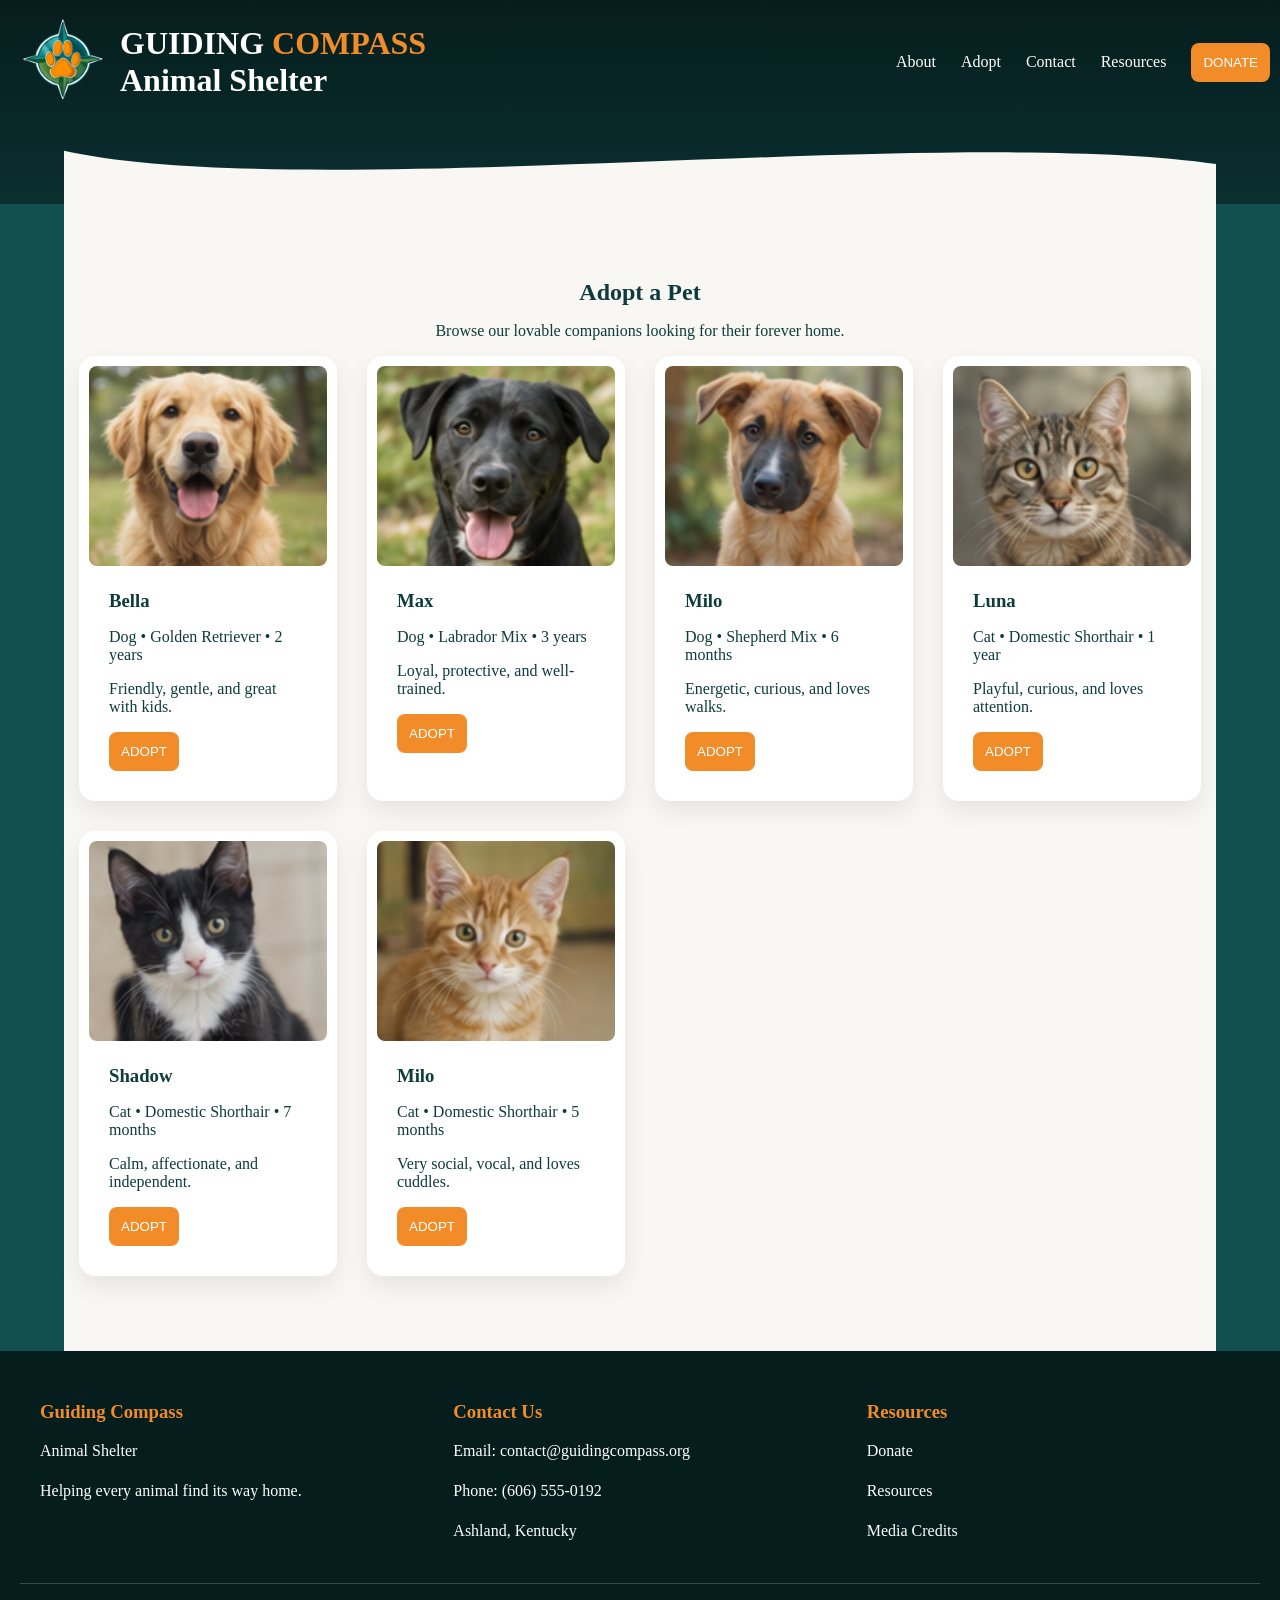
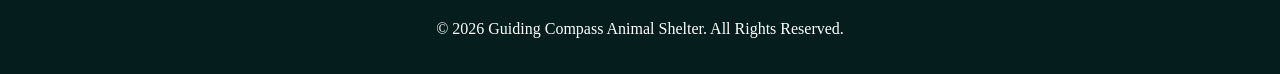
<file: adopt.html>
<!DOCTYPE html>
<!-- 
    Student Name: Caitlin Heird
    File Name: adopt.html
    Date: 05/06/2026
-->
<html lang="en">
<head>
    <title>Guiding Compass: Home</title>
    <meta name="viewport" content="width=device-width, initial-scale=1.0" charset="utf-8">
    <link rel="stylesheet" href="css/styles.css">
    <link rel="preconnect" href="https://fonts.googleapis.com">
    <link rel="preconnect" href="https://fonts.gstatic.com" crossorigin>
    <link href="https://fonts.googleapis.com/css2?family=Capriola&family=Nunito:ital,wght@0,200..1000;1,200..1000&display=swap" rel="stylesheet">
</head>

<body>
<header class="navbar">
  <div class="logo">
    <a href="index.html"><img src="images/GuidingCompass_logo.png" alt="Logo"></a>
    <div>
      <h1><b>GUIDING <span>COMPASS</span></b></h1>
      <h1>Animal Shelter</h1>
    </div>
  </div>
  <div class="hamburger" id="hamburger">☰</div>
  <nav id="nav-menu">
    <a href="index.html">About</a>
    <a href="adopt.html">Adopt</a>
    <a href="contact.html">Contact</a>
    <a href="resources.html">Resources</a>
    <a href="donate.html"><button class="secondary">DONATE</button></a>
  </nav>
</header>


<!-- WAVE DIVIDER -->
    <div class="wave-divider">
        <svg viewBox="0 0 1440 120" preserveAspectRatio="none">
        <path d="M0,40 C300,120 1100,0 1440,60 L1440,120 L0,120 Z"></path>
         </svg>
    </div>

<!-- Main Content BEGINS / HEADER Ends -->
 
    <main>
      <div class="cont-hold">
        <section class="adopt-section">
          <h2>Adopt a Pet</h2>
          <p>Browse our lovable companions looking for their forever home.</p>

          <div class="pet-grid">

            <div class="pet-card">
              <img src="images/dog1.png" alt="Golden Retriever named Bella">
              <div class="card-content">
                <h3>Bella</h3>
                <p>Dog • Golden Retriever • 2 years</p>
                <p>Friendly, gentle, and great with kids.</p>
                <a href="contact.html"><button class="secondary">ADOPT</button></a>
              </div>
            </div>

            <div class="pet-card">
              <img src="images/dog2.png" alt="German Shepherd named Rex">
              <div class="card-content">
                <h3>Max</h3>
                <p>Dog • Labrador Mix • 3 years</p>
                <p>Loyal, protective, and well-trained.</p>
                <a href="contact.html"><button class="secondary">ADOPT</button></a>
              </div>
            </div>

            <div class="pet-card">
              <img src="images/dog3.png" alt="Beagle named Max">
              <div class="card-content">
                <h3>Milo</h3>
                <p>Dog • Shepherd Mix • 6 months</p>
                <p>Energetic, curious, and loves walks.</p>
                <a href="contact.html"><button class="secondary">ADOPT</button></a>
              </div>
            </div>

            <div class="pet-card">
              <img src="images/cat1.png" alt="Tabby cat named Luna">
              <div class="card-content">
                <h3>Luna</h3>
                <p>Cat • Domestic Shorthair • 1 year</p>
                <p>Playful, curious, and loves attention.</p>
                <a href="contact.html"><button class="secondary">ADOPT</button></a>
              </div>
            </div>

            <div class="pet-card">
              <img src="images/cat2.png" alt="Black cat named Shadow">
              <div class="card-content">
                <h3>Shadow</h3>
                <p>Cat • Domestic Shorthair • 7 months</p>
                <p>Calm, affectionate, and independent.</p>
                <a href="contact.html"><button class="secondary">ADOPT</button></a>
              </div>
            </div>

            <div class="pet-card">
              <img src="images/cat3.png" alt="Orange cat named Milo">
              <div class="card-content">
                <h3>Milo</h3>
                <p>Cat • Domestic Shorthair • 5 months </p>
                <p>Very social, vocal, and loves cuddles.</p>
                <a href="contact.html"><button class="secondary">ADOPT</button></a>
              </div>
            </div>
          </div>
        </section>
      </div>

    </main>

<!-- FOOTER BEGINS -->

<footer class="footer">
  <div class="footer-container">

    <!-- Shelter Info -->
    <div class="footer-section">
      <h3>Guiding Compass</h3>
      <p>Animal Shelter</p>
      <p>Helping every animal find its way home.</p>
    </div>

    <!-- Contact Info -->
    <div class="footer-section">
      <h3>Contact Us</h3>

      <p>
        Email:
        <a href="mailto:contact@guidingcompass.org">
          contact@guidingcompass.org
        </a>
      </p>

      <p>
        Phone:
        <a href="tel:16065550192">
          (606) 555-0192
        </a>
      </p>

      <p>
        Ashland, Kentucky
      </p>
    </div>

    <!-- Quick Links -->
    <div class="footer-section">
      <h3>Resources</h3>
      <p><a href="donate.html">Donate</a></p>
      <p><a href="resources.html">Resources</a></p>
      <p><a href="credits.html">Media Credits</a></p>
    </div>

  </div>

  <!-- Bottom Bar -->
  <div class="footer-bottom">
    <p>
      © 2026 Guiding Compass Animal Shelter. All Rights Reserved.
    </p>
  </div>
</footer>

<script src="scripts/script.js"></script>
</body>
</html>
</file>
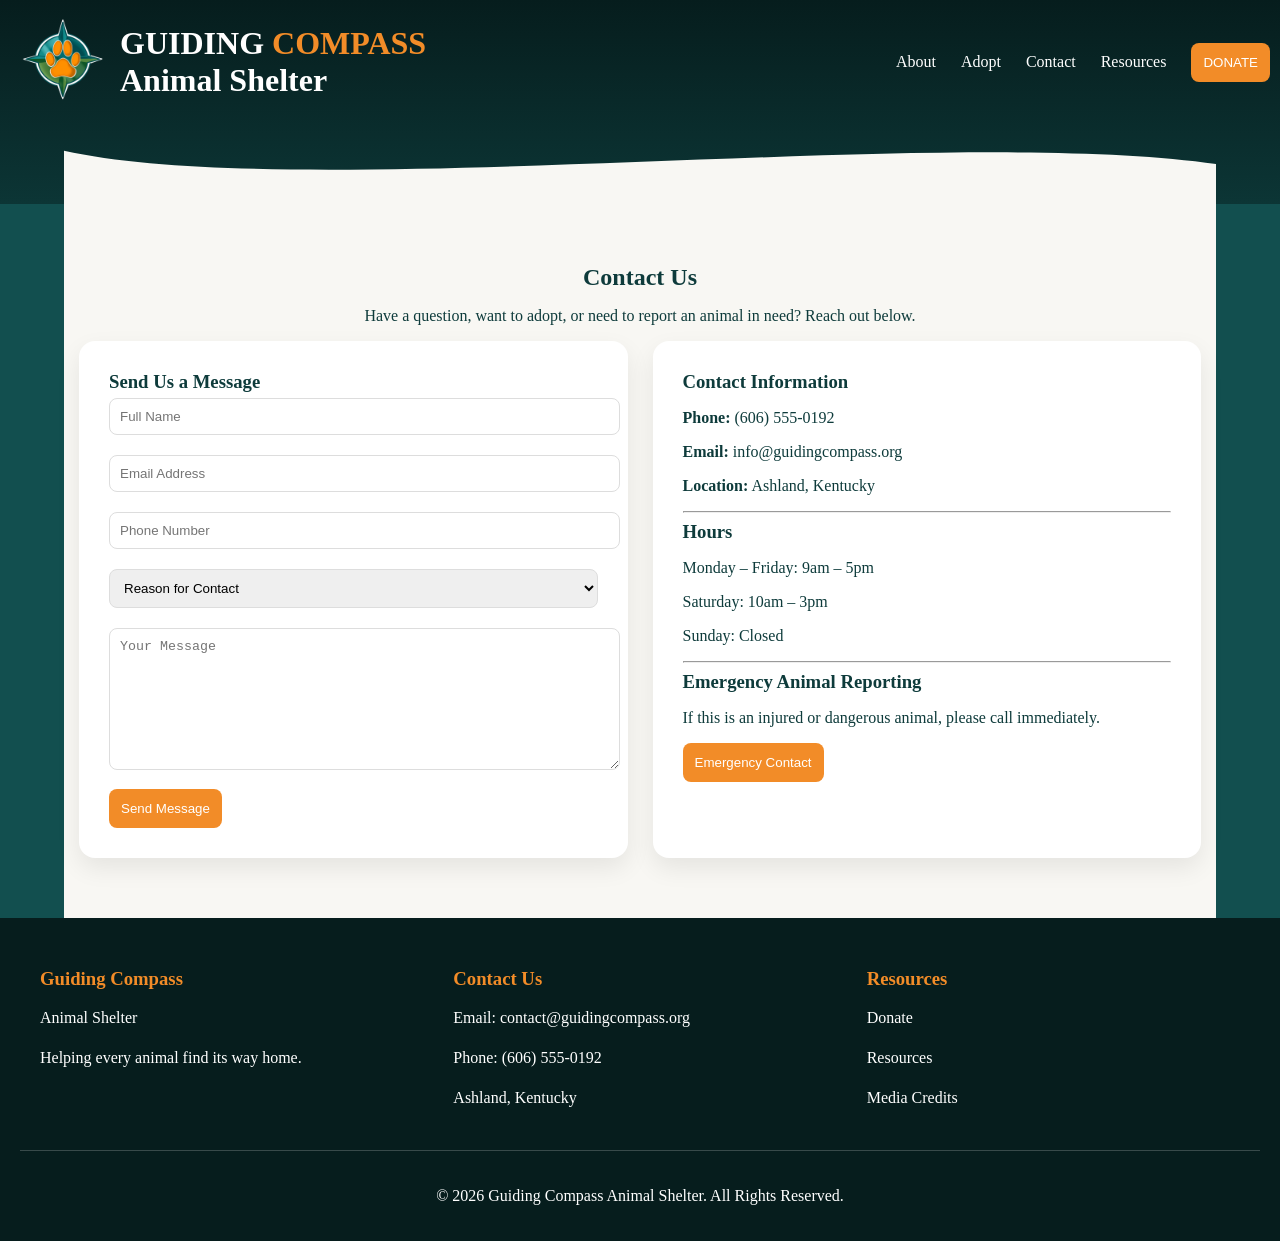
<file: contact.html>
<!DOCTYPE html>
<!-- 
    Student Name: Caitlin Heird
    File Name: contact.html
    Date: 05/06/2026
-->
<html lang="en">
<head>
    <title>Guiding Compass: Home</title>
    <meta name="viewport" content="width=device-width, initial-scale=1.0" charset="utf-8">
    <link rel="stylesheet" href="css/styles.css">
    <link rel="preconnect" href="https://fonts.googleapis.com">
    <link rel="preconnect" href="https://fonts.gstatic.com" crossorigin>
    <link href="https://fonts.googleapis.com/css2?family=Capriola&family=Nunito:ital,wght@0,200..1000;1,200..1000&display=swap" rel="stylesheet">
</head>

<body>
<header class="navbar">
  <div class="logo">
    <a href="index.html"><img src="images/GuidingCompass_logo.png" alt="Logo"></a>
    <div>
      <h1><b>GUIDING <span>COMPASS</span></b></h1>
      <h1>Animal Shelter</h1>
    </div>
  </div>
  <div class="hamburger" id="hamburger">☰</div>
  <nav id="nav-menu">
    <a href="index.html">About</a>
    <a href="adopt.html">Adopt</a>
    <a href="contact.html">Contact</a>
    <a href="resources.html">Resources</a>
    <a href="donate.html"><button class="secondary">DONATE</button></a>
  </nav>
</header>



<!-- WAVE DEVIDER -->
    <div class="wave-divider">
        <svg viewBox="0 0 1440 120" preserveAspectRatio="none">
        <path d="M0,40 C300,120 1100,0 1440,60 L1440,120 L0,120 Z"></path>
         </svg>
    </div>

<!-- Main Content BEGINS / HEADER Ends -->
 
    <main>
      <div class="cont-hold">
        <section class="contact-section">

          <h2>Contact Us</h2>
          <p>Have a question, want to adopt, or need to report an animal in need? Reach out below.</p>

          <div class="contact-grid">

            <!-- CONTACT FORM -->
            <div class="contact-card">
              <div class="card-content">

                <h3>Send Us a Message</h3>

                <input type="text" placeholder="Full Name">
                <input type="email" placeholder="Email Address">
                <input type="tel" placeholder="Phone Number">

                <select>
                  <option>Reason for Contact</option>
                  <option>Adoption Inquiry</option>
                  <option>Found a Stray</option>
                  <option>Volunteer Information</option>
                  <option>General Question</option>
                </select>

                <textarea placeholder="Your Message"></textarea>

                <button class="secondary">Send Message</button>

              </div>
            </div>

            <!-- CONTACT INFO -->
            <div class="contact-card">
              <div class="card-content">

                <h3>Contact Information</h3>

                <p><strong>Phone:</strong> (606) 555-0192</p>
                <p><strong>Email:</strong> info@guidingcompass.org</p>
                <p><strong>Location:</strong> Ashland, Kentucky </p>

                <hr>

                <h3>Hours</h3>
                <p>Monday – Friday: 9am – 5pm</p>
                <p>Saturday: 10am – 3pm</p>
                <p>Sunday: Closed</p>

                <hr>

                <h3>Emergency Animal Reporting</h3>
                <p>If this is an injured or dangerous animal, please call immediately.</p>

                <button class="secondary">Emergency Contact</button>

              </div>
            </div>

          </div>

        </section>
      </div>
    </main>

<!-- FOOTER BEGINS -->

<footer class="footer">
  <div class="footer-container">

    <!-- Shelter Info -->
    <div class="footer-section">
      <h3>Guiding Compass</h3>
      <p>Animal Shelter</p>
      <p>Helping every animal find its way home.</p>
    </div>

    <!-- Contact Info -->
    <div class="footer-section">
      <h3>Contact Us</h3>

      <p>
        Email:
        <a href="mailto:contact@guidingcompass.org">
          contact@guidingcompass.org
        </a>
      </p>

      <p>
        Phone:
        <a href="tel:16065550192">
          (606) 555-0192
        </a>
      </p>

      <p>
        Ashland, Kentucky
      </p>
    </div>

    <!-- Quick Links -->
    <div class="footer-section">
      <h3>Resources</h3>
      <p><a href="donate.html">Donate</a></p>
      <p><a href="resources.html">Resources</a></p>
      <p><a href="credits.html">Media Credits</a></p>
    </div>

  </div>

  <!-- Bottom Bar -->
  <div class="footer-bottom">
    <p>
      © 2026 Guiding Compass Animal Shelter. All Rights Reserved.
    </p>
  </div>
</footer>

<script src="scripts/script.js"></script>

</body>
</html>
</file>
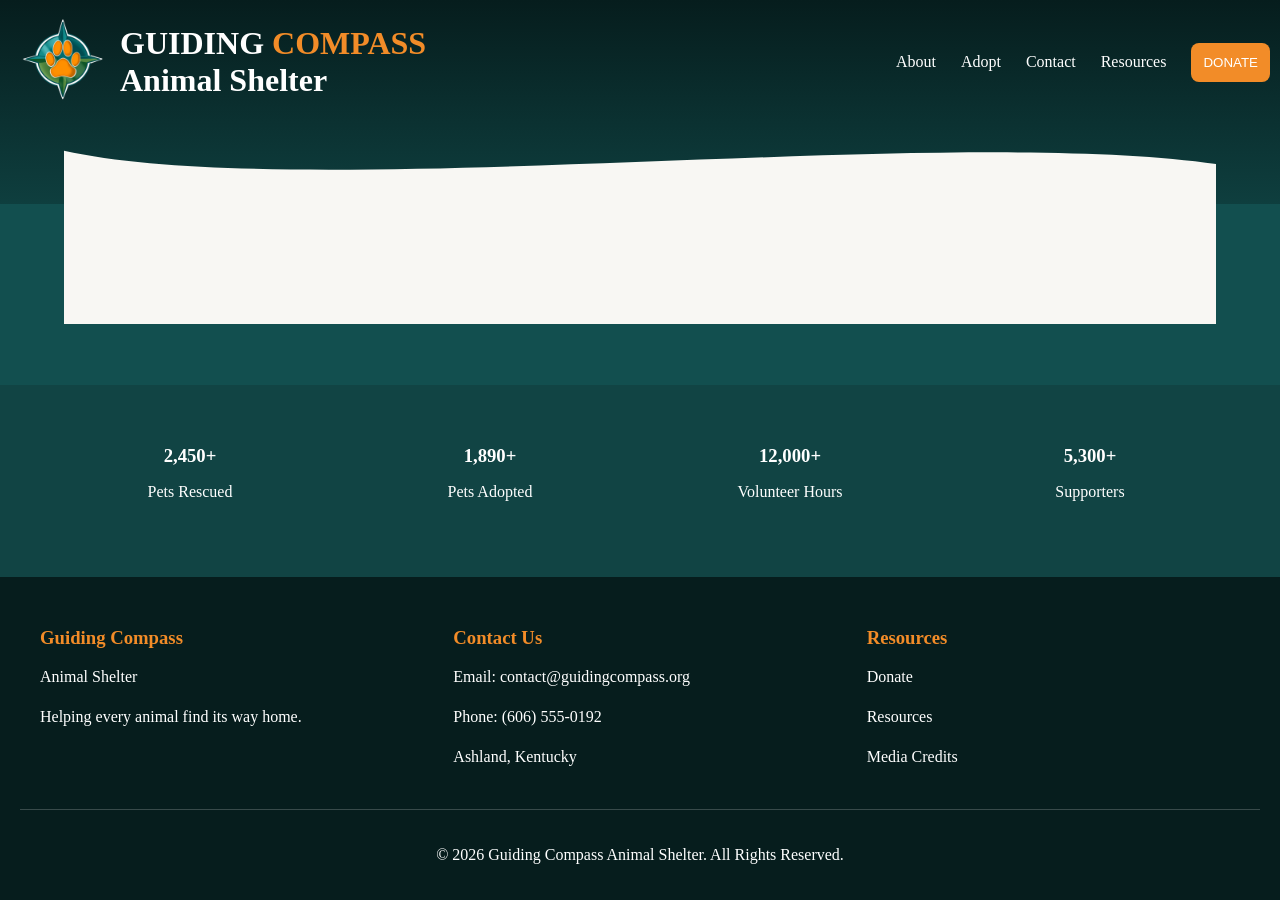
<file: credits.html>
<!DOCTYPE html>
<!-- 
    Student Name: Caitlin Heird
    File Name: credits.html
    Date: 05/06/2026
-->
<html lang="en">
<head>
    <title>Guiding Compass: Home</title>
    <meta name="viewport" content="width=device-width, initial-scale=1.0" charset="utf-8">
    <link rel="stylesheet" href="css/styles.css">
    <link rel="preconnect" href="https://fonts.googleapis.com">
    <link rel="preconnect" href="https://fonts.gstatic.com" crossorigin>
    <link href="https://fonts.googleapis.com/css2?family=Capriola&family=Nunito:ital,wght@0,200..1000;1,200..1000&display=swap" rel="stylesheet">
</head>

<body>
<header class="navbar">
  <div class="logo">
    <a href="index.html"><img src="images/GuidingCompass_logo.png" alt="Logo"></a>
    <div>
      <h1><b>GUIDING <span>COMPASS</span></b></h1>
      <h1>Animal Shelter</h1>
    </div>
  </div>
  <div class="hamburger" id="hamburger">☰</div>
  <nav id="nav-menu">
    <a href="index.html">About</a>
    <a href="adopt.html">Adopt</a>
    <a href="contact.html">Contact</a>
    <a href="resources.html">Resources</a>
    <a href="donate.html"><button class="secondary">DONATE</button></a>
  </nav>
</header>

<!-- WAVE DEVIDER -->
    <div class="wave-divider">
        <svg viewBox="0 0 1440 120" preserveAspectRatio="none">
        <path d="M0,40 C300,120 1100,0 1440,60 L1440,120 L0,120 Z"></path>
         </svg>
    </div>

<!-- Main Content BEGINS / HEADER Ends -->

    <main>
      <div class="cont-hold">
        
      </div>
    </main>

<!-- STATS -->
<section class="stats">
  <div class="container stats-grid">
    <div><h3>2,450+</h3><p>Pets Rescued</p></div>
    <div><h3>1,890+</h3><p>Pets Adopted</p></div>
    <div><h3>12,000+</h3><p>Volunteer Hours</p></div>
    <div><h3>5,300+</h3><p>Supporters</p></div>
  </div>
</section>

<!-- FOOTER BEGINS -->

<footer class="footer">
  <div class="footer-container">

    <!-- Shelter Info -->
    <div class="footer-section">
      <h3>Guiding Compass</h3>
      <p>Animal Shelter</p>
      <p>Helping every animal find its way home.</p>
    </div>

    <!-- Contact Info -->
    <div class="footer-section">
      <h3>Contact Us</h3>

      <p>
        Email:
        <a href="mailto:contact@guidingcompass.org">
          contact@guidingcompass.org
        </a>
      </p>

      <p>
        Phone:
        <a href="tel:16065550192">
          (606) 555-0192
        </a>
      </p>

      <p>
        Ashland, Kentucky
      </p>
    </div>

    <!-- Quick Links -->
    <div class="footer-section">
      <h3>Resources</h3>
      <p><a href="donate.html">Donate</a></p>
      <p><a href="resources.html">Resources</a></p>
      <p><a href="credits.html">Media Credits</a></p>
    </div>

  </div>

  <!-- Bottom Bar -->
  <div class="footer-bottom">
    <p>
      © 2026 Guiding Compass Animal Shelter. All Rights Reserved.
    </p>
  </div>
</footer>

<script src="scripts/script.js"></script>
</body>
</html>
</file>
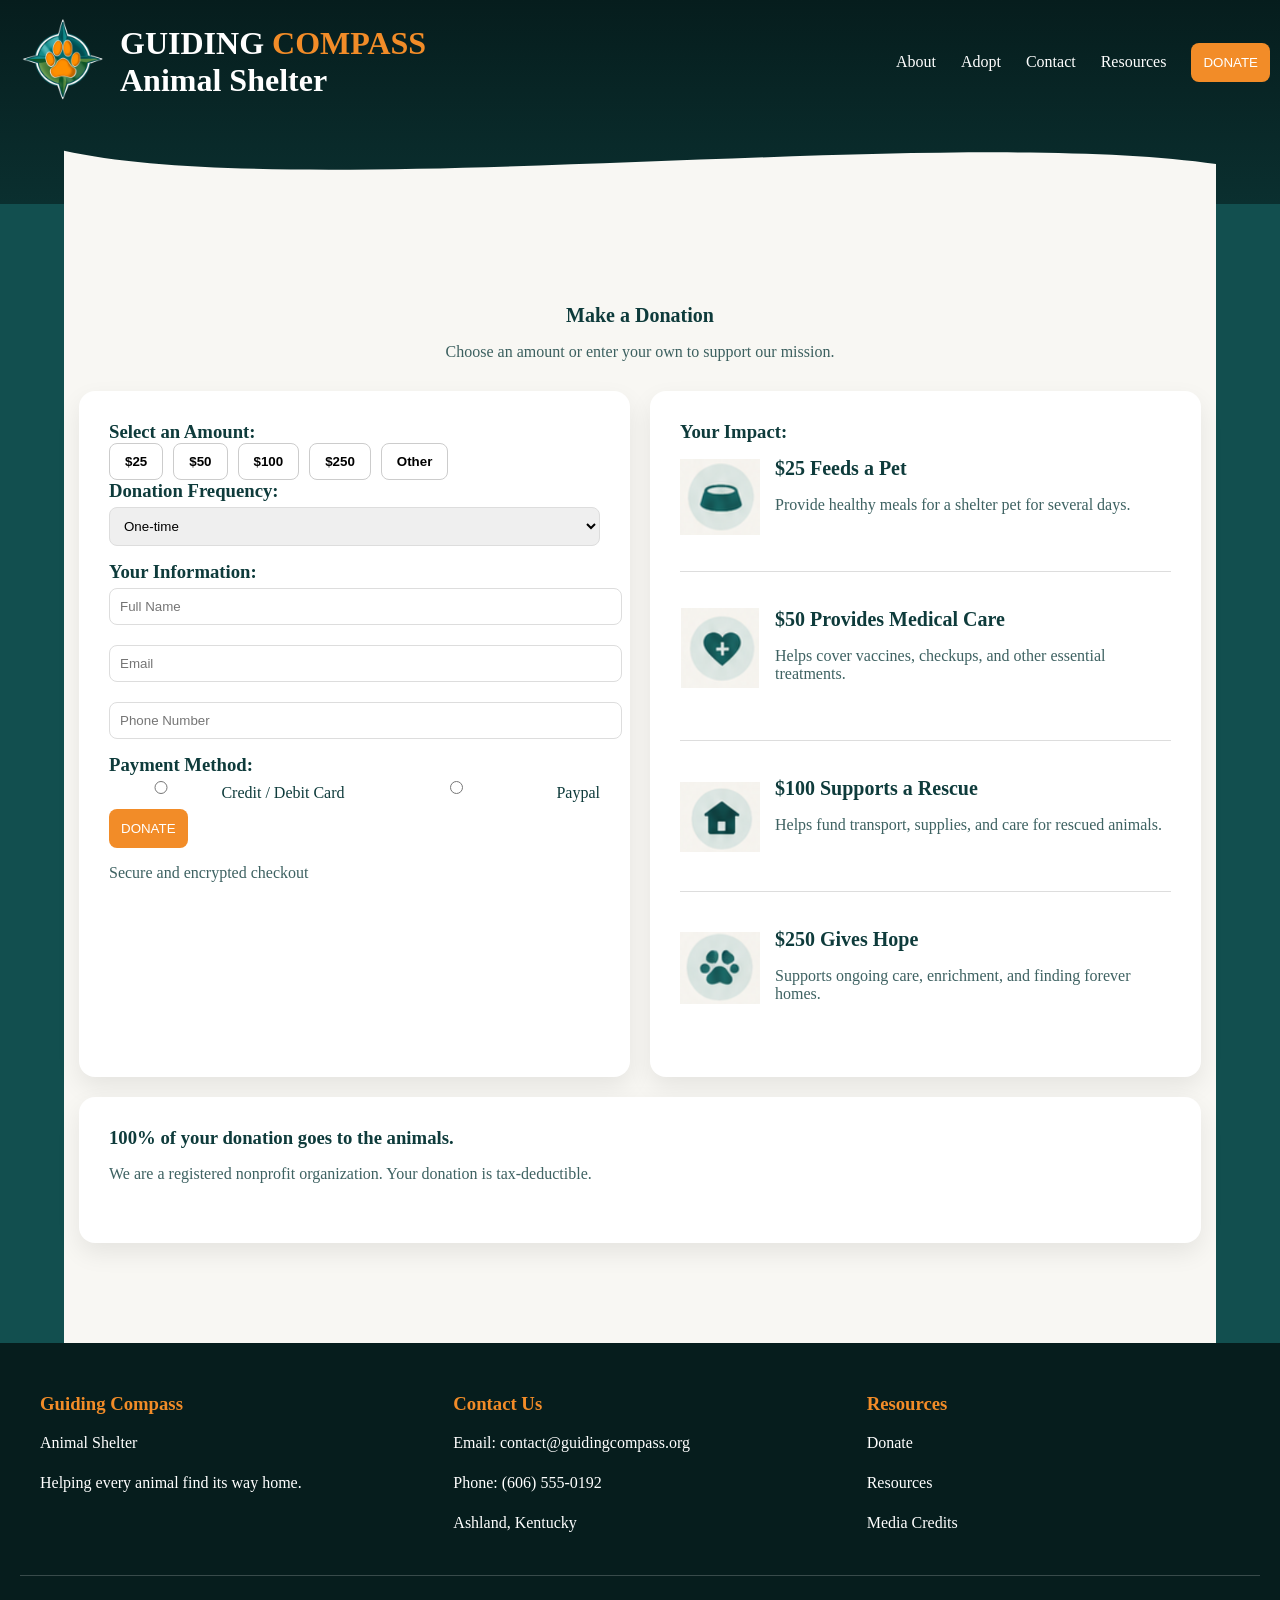
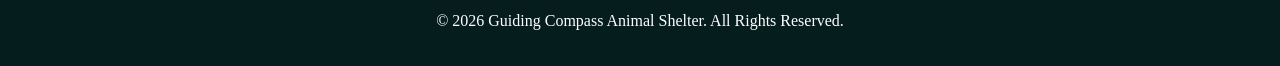
<file: donate.html>
<!DOCTYPE html>
<!-- 
    Student Name: Caitlin Heird
    File Name: donate.html
    Date: 05/06/2026
-->
<html lang="en">
<head>
    <title>Guiding Compass: Home</title>
    <meta name="viewport" content="width=device-width, initial-scale=1.0" charset="utf-8">
    <link rel="stylesheet" href="css/styles.css">
    <link rel="preconnect" href="https://fonts.googleapis.com">
    <link rel="preconnect" href="https://fonts.gstatic.com" crossorigin>
    <link href="https://fonts.googleapis.com/css2?family=Capriola&family=Nunito:ital,wght@0,200..1000;1,200..1000&display=swap" rel="stylesheet">
</head>

<body>
<header class="navbar">
  <div class="logo">
    <a href="index.html"><img src="images/GuidingCompass_logo.png" alt="Logo"></a>
    <div>
      <h1><b>GUIDING <span>COMPASS</span></b></h1>
      <h1>Animal Shelter</h1>
    </div>
  </div>
  <div class="hamburger" id="hamburger">☰</div>
  <nav id="nav-menu">
    <a href="index.html">About</a>
    <a href="adopt.html">Adopt</a>
    <a href="contact.html">Contact</a>
    <a href="resources.html">Resources</a>
    <a href="donate.html"><button class="secondary">DONATE</button></a>
  </nav>
</header>


<!-- WAVE DEVIDER -->
    <div class="wave-divider">
        <svg viewBox="0 0 1440 120" preserveAspectRatio="none">
        <path d="M0,40 C300,120 1100,0 1440,60 L1440,120 L0,120 Z"></path>
         </svg>
    </div>

<!-- MAIN CONTENT BEGINS  -->
 
    <main>
      <div class="cont-hold">
      <section class="donate-section">
          <h2>Make a Donation</h2>
          <p>Choose an amount or enter your own to support our mission.</p>
          
          <div class="donate-grid">

            <div class="donate-card">
              <div class="card-content">

                <h3>Select an Amount:</h3>
                <div class="amount-options">
                  <button>$25</button>
                  <button>$50</button>
                  <button>$100</button>
                  <button>$250</button>
                  <button>Other</button>
                </div> 

                <h3>Donation Frequency:</h3>
                <select>
                  <option>One-time</option>
                  <option>Monthly</option>
                  <option>Quarterly</option>
                  <option>Yearly</option>
                </select>

                <h3>Your Information:</h3>
                <input type="text" placeholder="Full Name">
                <input type="email" placeholder="Email">
                <input type="tel" placeholder="Phone Number">

                <h3>Payment Method:</h3>
                <div class="payment-options">
                  <label><input type="radio" name="payment"> Credit / Debit Card</label>
                  <label><input type="radio" name="payment"> Paypal</label>
                </div>
                <button class="secondary"> DONATE </button>
                <p>Secure and encrypted checkout</p>
              </div>
            </div>

            <div class="impact-card">
              <div class="card-content">
                <h3>Your Impact:</h3>

                <div class="impact-info">

                  <div class="impact-item">
                    <img src="images/foodbowl.png" alt="Food Bowl symbol">
                    <div class="impact-txt">
                      <h2>$25 Feeds a Pet</h2>
                      <p>Provide healthy meals for a shelter pet for several days.</p>
                    </div> 
                    <hr>
                  </div>

                  <div class="impact-item">
                    <img src="images/medical.png" alt="medical symbol">
                    <div class="impact-txt">                  
                      <h2>$50 Provides Medical Care</h2>
                      <p>Helps cover vaccines, checkups, and other essential treatments.</p> 
                    </div> 
                    <hr>
                  </div> 

                  <div class="impact-item">
                    <img src="images/house.png" alt="house symbol">
                    <div class="impact-txt">                  
                      <h2>$100 Supports a Rescue</h2>
                      <p>Helps fund transport, supplies, and care for rescued animals.</p> 
                    </div> 
                    <hr>
                  </div> 
                    
                  <div class="impact-item">
                    <img src="images/pawprint.png" alt="paw symbol">
                    <div class="impact-txt">                  
                      <h2>$250 Gives Hope</h2>
                      <p>Supports ongoing care, enrichment, and finding forever homes.</p>

                    </div> 

                  </div> 

                </div>

              </div>
            </div>

            <div class="gtd-card">
              <div class="card-content">
                <h3>100% of your donation goes to the animals.</h3>
                <p>We are a registered nonprofit organization. Your donation is tax-deductible.</p>
              </div>
            </div>

          </div>
        </section>
      </div>
    </main>

<!-- FOOTER BEGINS -->

<footer class="footer">
  <div class="footer-container">

    <!-- Shelter Info -->
    <div class="footer-section">
      <h3>Guiding Compass</h3>
      <p>Animal Shelter</p>
      <p>Helping every animal find its way home.</p>
    </div>

    <!-- Contact Info -->
    <div class="footer-section">
      <h3>Contact Us</h3>

      <p>
        Email:
        <a href="mailto:contact@guidingcompass.org">
          contact@guidingcompass.org
        </a>
      </p>

      <p>
        Phone:
        <a href="tel:16065550192">
          (606) 555-0192
        </a>
      </p>

      <p>
        Ashland, Kentucky
      </p>
    </div>

    <!-- Quick Links -->
    <div class="footer-section">
      <h3>Resources</h3>
      <p><a href="donate.html">Donate</a></p>
      <p><a href="resources.html">Resources</a></p>
      <p><a href="credits.html">Media Credits</a></p>
    </div>

  </div>

  <!-- Bottom Bar -->
  <div class="footer-bottom">
    <p>
      © 2026 Guiding Compass Animal Shelter. All Rights Reserved.
    </p>
  </div>
</footer>


<script src="scripts/script.js"></script>
</body>
</html>
</file>
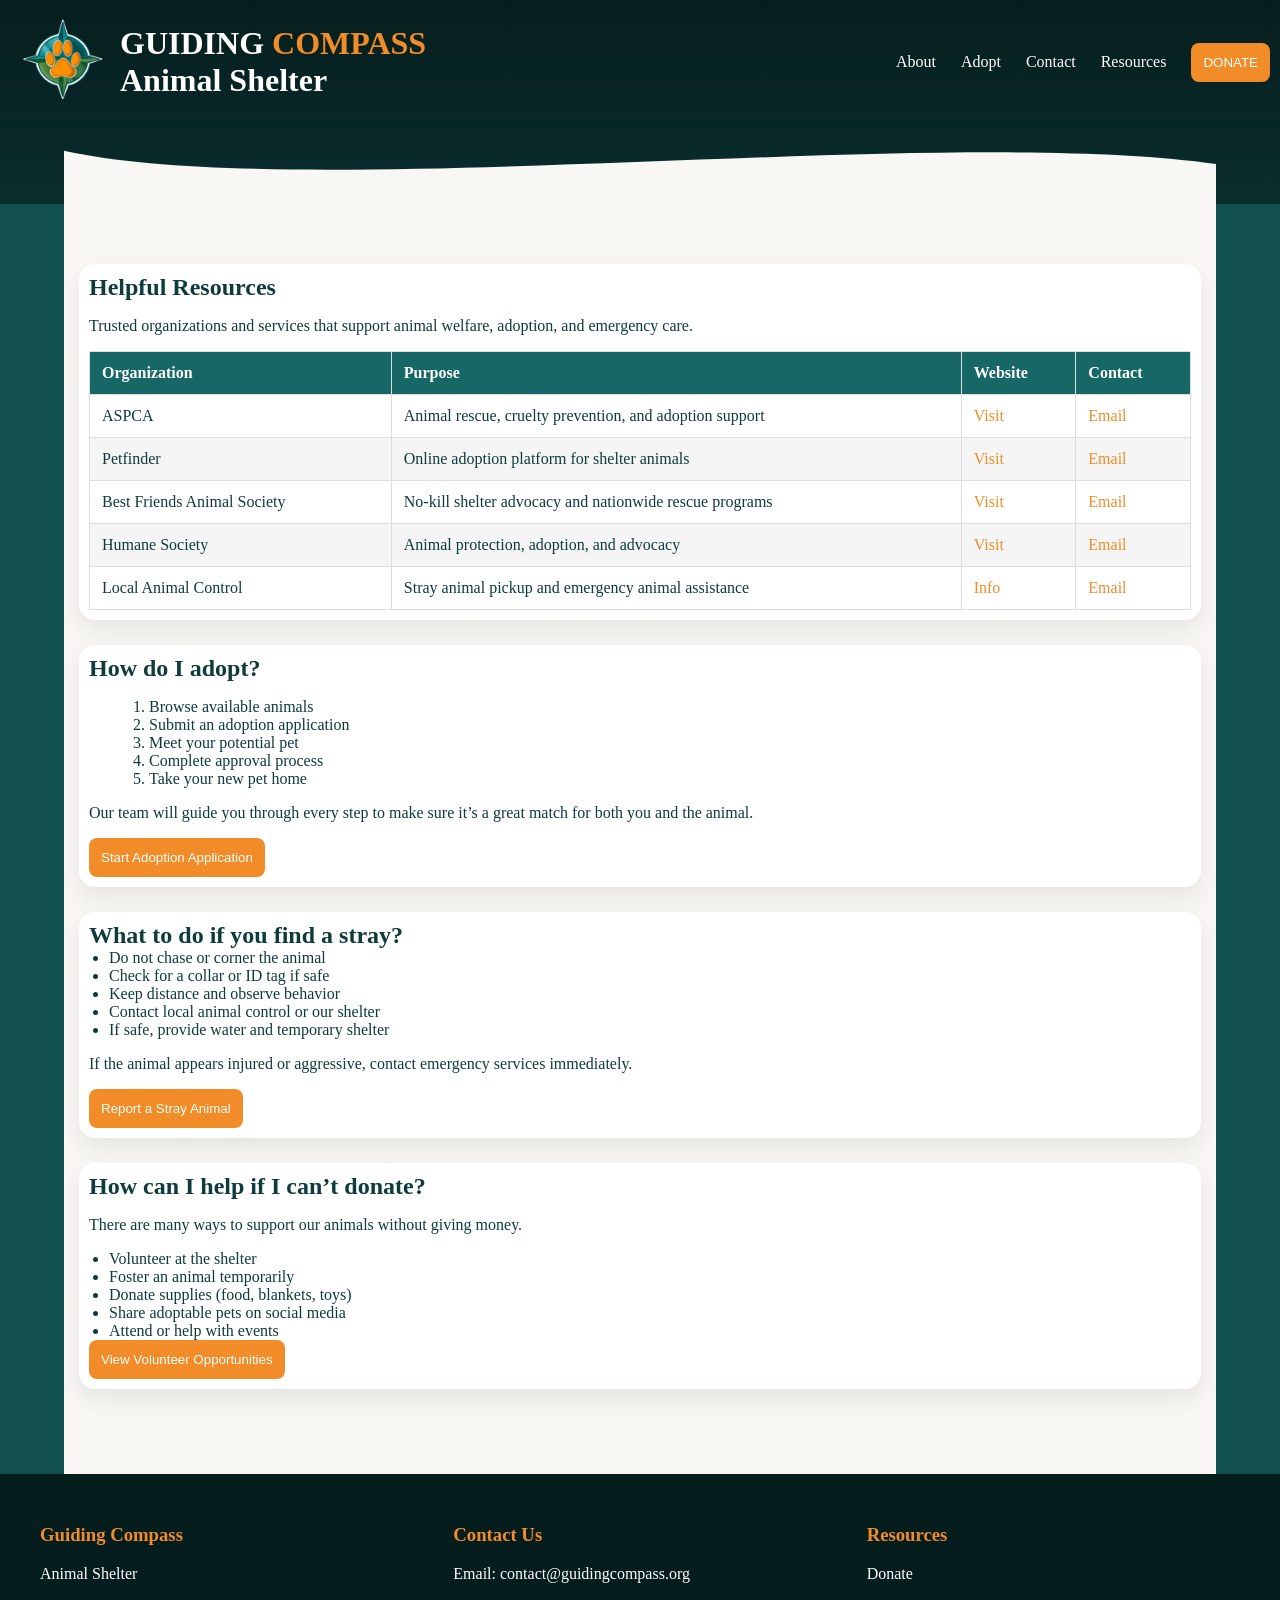
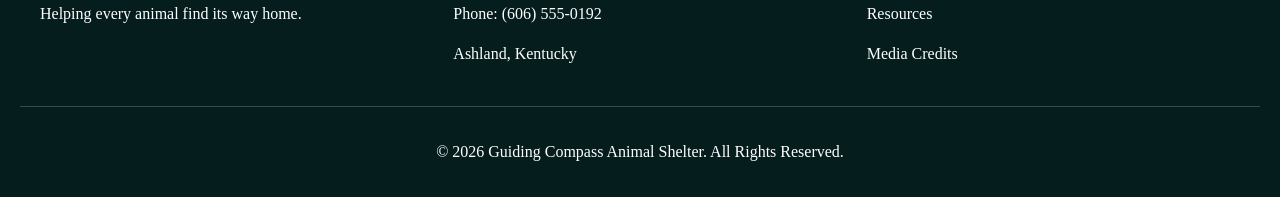
<file: resources.html>
<!DOCTYPE html>
<!-- 
    Student Name: Caitlin Heird
    File Name: resources.html
    Date: 05/06/2026
-->
<html lang="en">
<head>
    <title>Guiding Compass: Home</title>
    <meta name="viewport" content="width=device-width, initial-scale=1.0" charset="utf-8">
    <link rel="stylesheet" href="css/styles.css">
    <link rel="preconnect" href="https://fonts.googleapis.com">
    <link rel="preconnect" href="https://fonts.gstatic.com" crossorigin>
    <link href="https://fonts.googleapis.com/css2?family=Capriola&family=Nunito:ital,wght@0,200..1000;1,200..1000&display=swap" rel="stylesheet">
</head>

<body>
<header class="navbar">
  <div class="logo">
    <a href="index.html"><img src="images/GuidingCompass_logo.png" alt="Logo"></a>
    <div>
      <h1><b>GUIDING <span>COMPASS</span></b></h1>
      <h1>Animal Shelter</h1>
    </div>
  </div>
  <div class="hamburger" id="hamburger">☰</div>
  <nav id="nav-menu">
    <a href="index.html">About</a>
    <a href="adopt.html">Adopt</a>
    <a href="contact.html">Contact</a>
    <a href="resources.html">Resources</a>
    <a href="donate.html"><button class="secondary">DONATE</button></a>
  </nav>
</header>


<!-- WAVE DIVIDER -->
    <div class="wave-divider">
        <svg viewBox="0 0 1440 120" preserveAspectRatio="none">
        <path d="M0,40 C300,120 1100,0 1440,60 L1440,120 L0,120 Z"></path>
         </svg>
    </div>

<!-- Main Content BEGINS / HEADER Ends -->
 
    <main>
      <div class="cont-hold">
        <section class="info-section">

            <div class="info-card">
              <h2>Helpful Resources</h2>
              <p>Trusted organizations and services that support animal welfare, adoption, and emergency care.</p>

              <table class="resources-table">
                <thead>
                  <tr>
                    <th>Organization</th>
                    <th>Purpose</th>
                    <th>Website</th>
                    <th>Contact</th>
                  </tr>
                </thead>

                <tbody>
                  <tr>
                    <td>ASPCA</td>
                    <td>Animal rescue, cruelty prevention, and adoption support</td>
                    <td><a href="https://www.aspca.org" target="_blank">Visit</a></td>
                    <td><a href="mailto:info@aspca.org">Email</a></td>
                  </tr>

                  <tr>
                    <td>Petfinder</td>
                    <td>Online adoption platform for shelter animals</td>
                    <td><a href="https://www.petfinder.com" target="_blank">Visit</a></td>
                    <td><a href="mailto:support@petfinder.com">Email</a></td>
                  </tr>

                  <tr>
                    <td>Best Friends Animal Society</td>
                    <td>No-kill shelter advocacy and nationwide rescue programs</td>
                    <td><a href="https://bestfriends.org" target="_blank">Visit</a></td>
                    <td><a href="mailto:info@bestfriends.org">Email</a></td>
                  </tr>

                  <tr>
                    <td>Humane Society</td>
                    <td>Animal protection, adoption, and advocacy</td>
                    <td><a href="https://www.humanesociety.org" target="_blank">Visit</a></td>
                    <td><a href="mailto:contactus@humanesociety.org">Email</a></td>
                  </tr>

                  <tr>
                    <td>Local Animal Control</td>
                    <td>Stray animal pickup and emergency animal assistance</td>
                    <td><a href="https://www.usa.gov/animal-welfare" target="_blank">Info</a></td>
                    <td><a href="mailto:animalcontrol@local.gov">Email</a></td>
                  </tr>

                </tbody>
              </table>

            </div>

            <!-- ADOPT -->
            <div class="info-card">
              <h2>How do I adopt?</h2>

              <ol>
                <li>Browse available animals</li>
                <li>Submit an adoption application</li>
                <li>Meet your potential pet</li>
                <li>Complete approval process</li>
                <li>Take your new pet home</li>
              </ol>

              <p>Our team will guide you through every step to make sure it’s a great match for both you and the animal.</p>

              <button class="secondary">Start Adoption Application</button>
            </div>

            <!-- STRAY -->
            <div class="info-card">
              <h2>What to do if you find a stray?</h2>

              <ul>
                <li>Do not chase or corner the animal</li>
                <li>Check for a collar or ID tag if safe</li>
                <li>Keep distance and observe behavior</li>
                <li>Contact local animal control or our shelter</li>
                <li>If safe, provide water and temporary shelter</li>
              </ul>

              <p>If the animal appears injured or aggressive, contact emergency services immediately.</p>

              <button class="secondary">Report a Stray Animal</button>
            </div>

            <!-- HELP WITHOUT DONATING -->
            <div class="info-card">
              <h2>How can I help if I can’t donate?</h2>

              <p>There are many ways to support our animals without giving money.</p>

              <ul>
                <li>Volunteer at the shelter</li>
                <li>Foster an animal temporarily</li>
                <li>Donate supplies (food, blankets, toys)</li>
                <li>Share adoptable pets on social media</li>
                <li>Attend or help with events</li>
              </ul>

              <button class="secondary">View Volunteer Opportunities</button>
            </div>

          </section>
        </div>
    </main>

<!-- FOOTER BEGINS -->

<footer class="footer">
  <div class="footer-container">

    <!-- Shelter Info -->
    <div class="footer-section">
      <h3>Guiding Compass</h3>
      <p>Animal Shelter</p>
      <p>Helping every animal find its way home.</p>
    </div>

    <!-- Contact Info -->
    <div class="footer-section">
      <h3>Contact Us</h3>

      <p>
        Email:
        <a href="mailto:contact@guidingcompass.org">
          contact@guidingcompass.org
        </a>
      </p>

      <p>
        Phone:
        <a href="tel:16065550192">
          (606) 555-0192
        </a>
      </p>

      <p>
        Ashland, Kentucky
      </p>
    </div>

    <!-- Quick Links -->
    <div class="footer-section">
      <h3>Resources</h3>
      <p><a href="donate.html">Donate</a></p>
      <p><a href="resources.html">Resources</a></p>
      <p><a href="credits.html">Media Credits</a></p>
    </div>

  </div>

  <!-- Bottom Bar -->
  <div class="footer-bottom">
    <p>
      © 2026 Guiding Compass Animal Shelter. All Rights Reserved.
    </p>
  </div>
</footer>

<script src="scripts/script.js"></script>
</body>
</html>
</file>
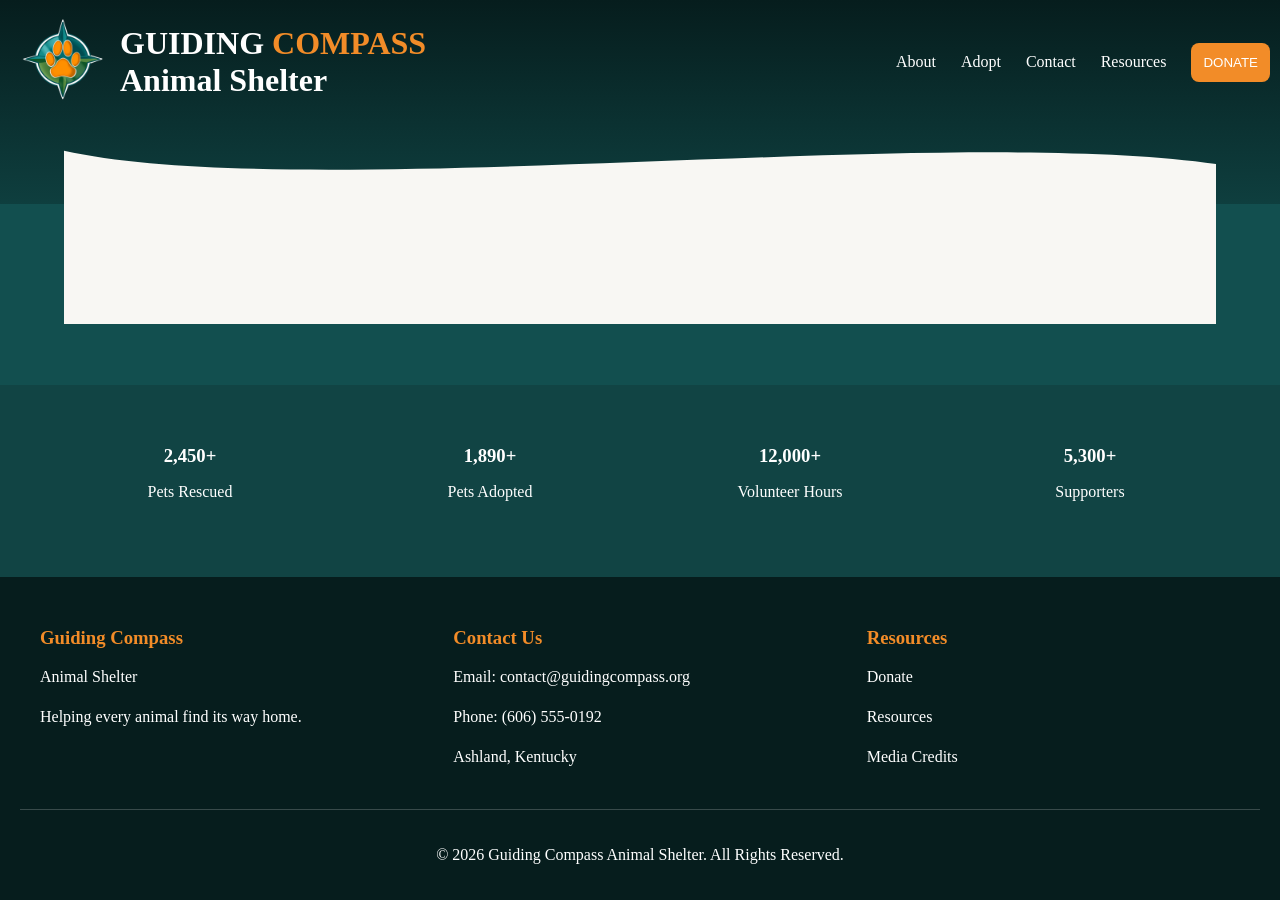
<file: template.html>
<!DOCTYPE html>
<!-- 
    Student Name: Caitlin Heird
    File Name: template.html
    Date: 05/06/2026
-->
<html lang="en">
<head>
    <title>Guiding Compass: Home</title>
    <meta name="viewport" content="width=device-width, initial-scale=1.0" charset="utf-8">
    <link rel="stylesheet" href="css/styles.css">
    <link rel="shortcut icon" href="images/favicon.ico">
    <link rel="icon" type="image/png" sizes="32x32" href="images/favicon-32.png">
    <link rel="apple-touch-icon" sizes="180x180" href="images/apple-touch-icon.png">   
    <link rel="icon" sizes="192x192" href="images/android-chrome-192.png">
    <link rel="preconnect" href="https://fonts.googleapis.com">
    <link rel="preconnect" href="https://fonts.gstatic.com" crossorigin>
    <link href="https://fonts.googleapis.com/css2?family=Capriola&family=Nunito:ital,wght@0,200..1000;1,200..1000&display=swap" rel="stylesheet">
</head>

<body>
<header class="navbar">
  <div class="logo">
    <a href="index.html"><img src="images/GuidingCompass_logo.png" alt="Logo"></a>
    <div>
      <h1><b>GUIDING <span>COMPASS</span></b></h1>
      <h1>Animal Shelter</h1>
    </div>
  </div>
  <div class="hamburger" id="hamburger">☰</div>
  <nav id="nav-menu">
    <a href="index.html">About</a>
    <a href="adopt.html">Adopt</a>
    <a href="contact.html">Contact</a>
    <a href="resources.html">Resources</a>
    <a href="donate.html"><button class="secondary">DONATE</button></a>
  </nav>
</header>

<!-- WAVE DEVIDER -->
    <div class="wave-divider">
        <svg viewBox="0 0 1440 120" preserveAspectRatio="none">
        <path d="M0,40 C300,120 1100,0 1440,60 L1440,120 L0,120 Z"></path>
         </svg>
    </div>

<!-- Main Content BEGINS / HEADER Ends -->

    <main>
      <div class="cont-hold">
        
      </div>
    </main>

<!-- STATS -->
<section class="stats">
  <div class="container stats-grid">
    <div><h3>2,450+</h3><p>Pets Rescued</p></div>
    <div><h3>1,890+</h3><p>Pets Adopted</p></div>
    <div><h3>12,000+</h3><p>Volunteer Hours</p></div>
    <div><h3>5,300+</h3><p>Supporters</p></div>
  </div>
</section>

<!-- FOOTER BEGINS -->

<footer class="footer">
  <div class="footer-container">

    <!-- Shelter Info -->
    <div class="footer-section">
      <h3>Guiding Compass</h3>
      <p>Animal Shelter</p>
      <p>Helping every animal find its way home.</p>
    </div>

    <!-- Contact Info -->
    <div class="footer-section">
      <h3>Contact Us</h3>

      <p>
        Email:
        <a href="mailto:contact@guidingcompass.org">
          contact@guidingcompass.org
        </a>
      </p>

      <p>
        Phone:
        <a href="tel:16065550192">
          (606) 555-0192
        </a>
      </p>

      <p>
        Ashland, Kentucky
      </p>
    </div>

    <!-- Quick Links -->
    <div class="footer-section">
      <h3>Resources</h3>
      <p><a href="donate.html">Donate</a></p>
      <p><a href="resources.html">Resources</a></p>
      <p><a href="credits.html">Media Credits</a></p>
    </div>

  </div>

  <!-- Bottom Bar -->
  <div class="footer-bottom">
    <p>
      © 2026 Guiding Compass Animal Shelter. All Rights Reserved.
    </p>
  </div>
</footer>

<script src="scripts/script.js"></script>
</body>
</html>
</file>
<file: css/styles.css>
/*  
Author: Caitlin Heird
File Name: styles.css
Date: 05/06/2026
*/

/* ---------- CSS RESET ---------- */
body, header, nav, main, footer, img, h1, h2, h3, ul, aside, figure, figcaption {
  margin: 0;
  padding: 0;
  border: 0;
}

/* ---------- BODY / MAIN ---------- */
body {
  background: linear-gradient(#061d1d, #186767, #061d1d);
  font-family: Verdana;
  color: white;
  display: flex;
  flex-direction: column;
  min-height: 100vh;
}

main {
  background-color: #124F4F;
  color: #0e3b3b;
  padding: 0;
  flex: 1;
}

/* ---------- CONTAINER ---------- */
.container {
  max-width: 1200px;
  margin: auto;
  padding: 0 20px;
}

/* ---------- NAVBAR ---------- */
.navbar {
  display: flex;
  justify-content: space-between;
  align-items: center;
  padding: 10px;
  position: relative;
  z-index: 1000;
}

.logo {
  display: flex;
  align-items: center;
  gap: 10px;
}

.logo img {
  width: 100px;
}

.logo span {
  color: #f28c28;
}

nav {
  display: flex;
  gap: 25px;
  align-items: center;
  z-index: 999;
}

nav a {
  color: white;
  text-decoration: none;
}

.hamburger {
  display: none;
  font-size: 28px;
  cursor: pointer;
}

/* ---------- BUTTONS ---------- */
button {
  padding: 12px;
  border-radius: 8px;
  cursor: pointer;
}

.primary { background: #2f8f8f; color: #fff; border: 0; }
.secondary { background: #f28c28; color: #fff; border: 0; }
.donate { background: #f28c28; color: #fff; border: 0; }

/* ---------- BANNER ---------- */
.bnr {
  position: relative;
  height: 700px;
  overflow: hidden;
  display: flex;
  align-items: center;
  justify-content: center;
}

/* Video */
.bnr-video {
  position: absolute;
  top: 50%;
  left: 50%;
  width: 100%;
  height: 100%;
  object-fit: cover;
  transform: translate(-50%, -50%);
}

.bnr-overlay {
  position: absolute;
  inset: 0;
  background:
    linear-gradient(
      to bottom,
      rgba(0,0,0,0.35) 0%,
      rgba(0,0,0,0.35) 70%,
      #114B4B 92%,
      #114B4B 100%
    );
}

/* Text content */
.bnr-txt {
  position: relative;
  z-index: 2;
  max-width: 700px;
  padding: 40px;
  text-align: center;
  color: white;
}

.bnr-txt h2 {
  font-size: 48px;
  margin-bottom: 20px;
  line-height: 1.2;
}

.bnr-txt span {
  color: #f28c28;
}

.bnr-btns {
  display: flex;
  gap: 15px;
  justify-content: center;
  margin-top: 25px;
}




.cont-hold {
  background-color: #f8f7f3;
  border-radius: 0px 0px 0px 0px;
  width: 90%;
  margin: 0 auto;
  padding: 60px 0;
}

/* ---------- WAVE ---------- */
.wave-divider {
  width: 90%;
  line-height: 0;
  margin: 0 auto;
}

.wave-divider svg {
  display: block;
  width: 100%;
  height: 80px;
}

.wave-divider path {
  fill: #F8F7F3;
}

/* ---------- SHARED CARD SYSTEM ---------- */
.card-content {
  padding: 20px;
  text-align: left;
  background: #fff;
  border-radius: 12px;
}

.pet-card,
.donate-card,
.impact-card,
.gtd-card,
.info-card,
.contact-card {
  background: white;
  border-radius: 16px;
  box-shadow: 0 10px 25px rgba(0,0,0,0.08);
  padding: 10px;
}

/* ---------- ADOPTION ---------- */
.adopt-section,
.donate-section {
  margin: 0 auto;
  padding: 15px;
  text-align: center;
  max-width: 1200px;
}

.pet-grid {
  display: grid;
  grid-template-columns: repeat(auto-fit, minmax(250px, 1fr));
  gap: 30px;
}

.pet-card img {
  width: 100%;
  height: 200px;
  object-fit: cover;
  border-radius: 8px;
}

.pet-card:hover {
  transform: translateY(-5px);
  transition: 0.3s;
}

/* ---------- DONATE ---------- */
.donate-section {
  padding: 40px 15px;
}

.donate-section h2 {
  font-size: 20px;
  margin-bottom: 10px;
}

.donate-section p {
  margin-bottom: 30px;
  opacity: 0.8;
}

.donate-grid {
  display: grid;
  grid-template-columns: 1fr 1fr;
  grid-template-areas:
    "donate impact"
    "gtd gtd";
  gap: 20px;
  margin-top: 20px;
}

.donate-card { grid-area: donate; display: flex; }
.impact-card { grid-area: impact; display: flex; }
.gtd-card { grid-area: gtd; }


/* amount options */
.amount-options {
  display: flex;
  flex-wrap: wrap;
  gap: 10px;
}

.amount-options button {
  padding: 10px 15px;
  border: 1px solid #ccc;
  font-weight: bold;
  background: #fff;
  cursor: pointer;
}

.amount-options button.active {
  background: #f28c28;
  color: white;
  border-color: #f28c28;
}

/* payment */
.payment-options {
  display: flex;
  gap: 20px;
  width: 100%;
}

.payment-options label {
  flex: 1;
  display: flex;
  align-items: center;
  gap: 8px;
  white-space: nowrap;
}

.payment-options input[type="radio"] {
  accent-color: #f28c28;
}

/* form */
input, select, textarea {
  width: 100%;
  padding: 10px;
  margin: 5px 0 15px;
  border: 1px solid #ddd;
  border-radius: 8px;
}

textarea {
  min-height: 120px;
  resize: vertical;
}

input:focus, select:focus, textarea:focus {
  border-color: #f28c28;
  box-shadow: 0 0 0 2px rgba(242,148,40,0.15);
  outline: none;
}

/* impact */
.impact-item {
  display: flex;
  gap: 15px;
  padding: 14px 0;
  flex-wrap: wrap;
}

.impact-item img {
  width: 80px;
  height: 80px;
  object-fit: contain;
}

.impact-txt {
  flex: 1;
}

.impact-txt h2 {
  margin: 0;
}

.impact-item hr {
  flex-basis: 100%;
  border: none;
  border-top: 1px solid #ddd;
  margin-top: 12px;
}

/* ---------- INFO ---------- */
.info-section {
  max-width: 1200px;
  margin: 0 auto;
  padding: 0 15px;
}

.info-card {
  margin-bottom: 25px;
}

.info-card ul,
.info-card ol {
  margin-left: 20px;
}

/* ---------- CONTACT ---------- */
.contact-section {
  max-width: 1200px;
  margin: 0 auto;
  padding: 0 15px;
  text-align: center;
}

.contact-grid {
  display: grid;
  grid-template-columns: 1fr 1fr;
  gap: 25px;
}

.contact-card {
  display: flex;
}

.contact-card .card-content {
  flex: 1;
}

/* ---------- ABOUT PAGE ---------- */

.about-intro {
  max-width: 1200px;
  margin: 0 auto;
  padding: 40px 15px;
  text-align: center;
}

.how-we-help {
  max-width: 1200px;
  margin: 0 auto;
  padding: 40px 15px;
  text-align: center;
}

.help-grid {
  display: grid;
  grid-template-columns: repeat(3, 1fr);
  gap: 25px;
  margin-top: 20px;
}

.help-grid div {
  background: #fff;
  padding: 20px;
  border-radius: 16px;
  box-shadow: 0 10px 25px rgba(0,0,0,0.08);
}

.why-adopt {
  max-width: 1200px;
  margin: 0 auto;
  padding: 40px 15px;
  text-align: center;
}

.why-adopt ul {
  list-style: none;
  padding: 0;
  margin-top: 20px;
}

.why-adopt li {
  background: #fff;
  margin: 10px auto;
  padding: 12px;
  border-radius: 12px;
  max-width: 700px;
  text-align: left;
  box-shadow: 0 10px 25px rgba(0,0,0,0.08);
}

.featured-preview {
  max-width: 1200px;
  margin: 0 auto;
  padding: 40px 15px;
  text-align: center;
}

.featured-preview p {
  opacity: 0.8;
  margin-bottom: 20px;
}

/* ---------- RESOURCES PAGE ---------- */

.resources-table {
  width: 100%;
  border-collapse: collapse;
  margin-top: 15px;
}

.resources-table th,
.resources-table td {
  border: 1px solid #ddd;
  padding: 12px;
  text-align: left;
}

.resources-table th {
  background: #186767;
  color: white;
}

.resources-table tr:nth-child(even) {
  background: #f5f5f5;
}

.resources-table a {
  color: #f28c28;
  text-decoration: none;
}

/* ---------- OTHER SECTIONS ---------- */
.mission {
  padding: 80px 0;
  background: linear-gradient(#186767, #061d1d);
}

.stats {
  background: #114444;
  padding: 60px 0;
}

.stats-grid {
  display: grid;
  grid-template-columns: repeat(4, 1fr);
  text-align: center;
}

/* ---------- FOOTER ---------- */
.footer {
  background: #061d1d;
  color: white;
  padding: 50px 20px 20px;
}

.footer-container {
  max-width: 1200px;
  margin: 0 auto;
  display: grid;
  grid-template-columns: repeat(3, 1fr);
  gap: 40px;
}

.footer-section h3 {
  margin-bottom: 15px;
  color: #f28c28;
}

.footer-section p {
  margin-bottom: 10px;
  line-height: 1.5;
}

.footer-section a {
  color: white;
  text-decoration: none;
}

.footer-section a:hover {
  color: #f28c28;
}

.footer-bottom {
  border-top: 1px solid rgba(255,255,255,0.2);
  margin-top: 30px;
  padding-top: 20px;
  text-align: center;
}

/* ---------- MOBILE ---------- */
@media (max-width: 900px) {

  nav {
    position: absolute;
    top: 140px;
    right: 0;
    background: #092727;
    flex-direction: column;
    width: 100%;
    padding: 20px;
    display: none;
  }

  nav.active { display: flex; }
  .hamburger { display: block; }

  .bnr {
    height: 500px;
  }

  .bnr-txt {
    padding: 20px;
  }

  .bnr-txt h2 {
    font-size: 36px;
  }

  .donate-grid,
  .contact-grid {
    grid-template-columns: 1fr;
    grid-template-areas:
      "donate"
      "impact"
      "gtd";
  }

  .stats-grid {
    grid-template-columns: 1fr 1fr;
    gap: 20px;
  }

  .help-grid {
  grid-template-columns: 1fr;
  }
}
</file>
